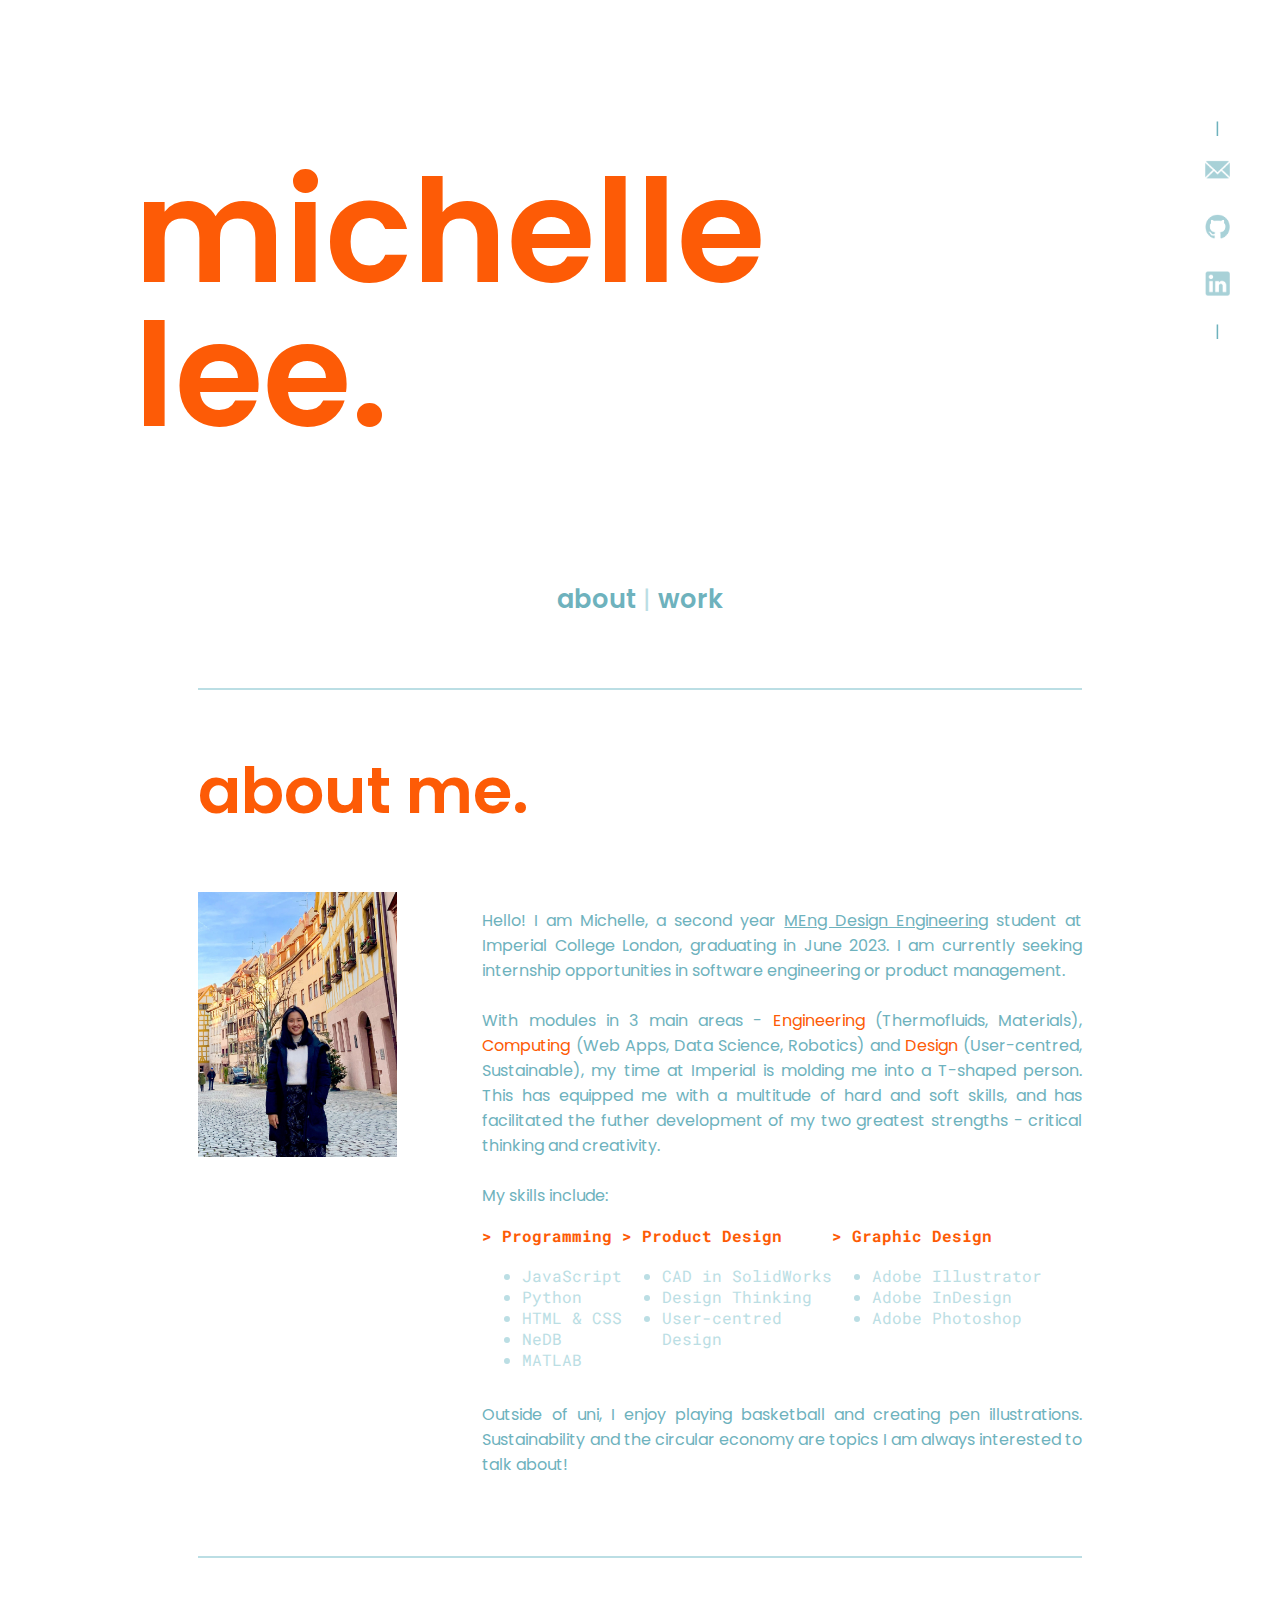
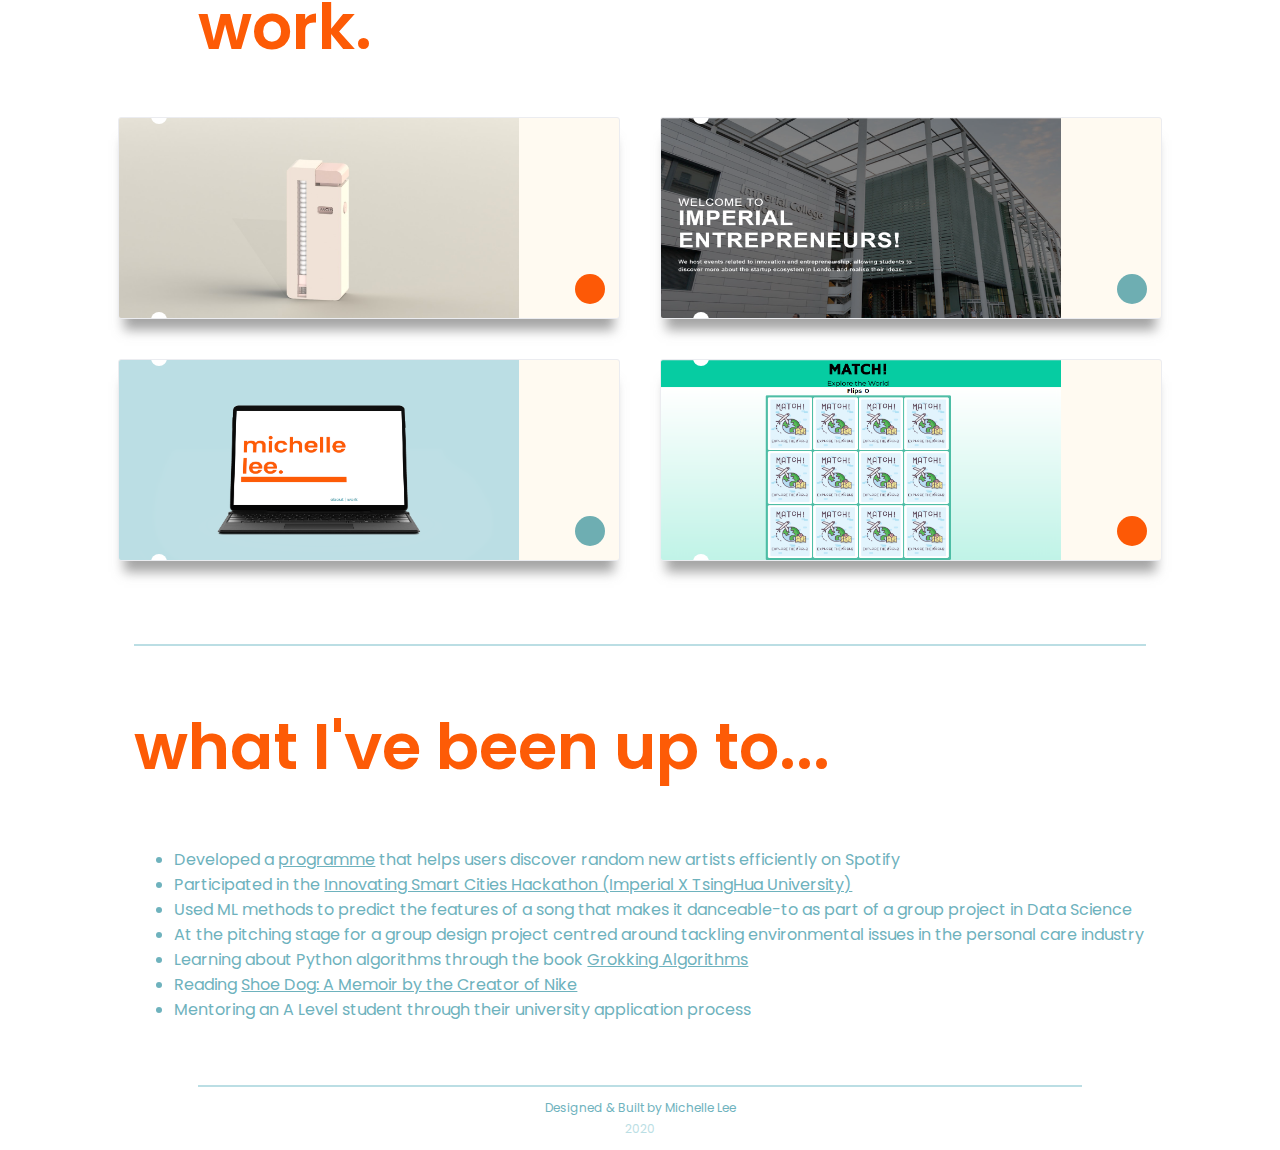
<file: index.html>
<!DOCTYPE html>
<html lang="en-gb">

<!-- Global site tag (gtag.js) - Google Analytics -->
<script async src="https://www.googletagmanager.com/gtag/js?id=G-7DP41Z2W5F"></script>
<script>
    window.dataLayer = window.dataLayer || [];
    function gtag() { dataLayer.push(arguments); }
    gtag('js', new Date());

    gtag('config', 'G-7DP41Z2W5F');
</script>

<meta charset="utf-8">
<meta content="width=device-width, initial-scale=1" name="viewport" />
<title>Michelle Lee</title>
<link rel="icon" href="assets/images/title-icon.png" type="image/icon type">
<link href="./default.css" rel="stylesheet">
<link href="https://fonts.googleapis.com/css2?family=Poppins:wght@200;300;400;600;700&display=swap" rel="stylesheet">
<link href="https://fonts.googleapis.com/css2?family=Roboto+Mono&display=swap" rel="stylesheet">

<!-- links for the PROJECT TICKETS -->
<link href="ticket.css" rel="stylesheet">
<link href="https://cdnjs.cloudflare.com/ajax/libs/font-awesome/5.9.0/css/all.min.css" rel="stylesheet">
<link href="https://fonts.googleapis.com/css2?family=Poppins:wght@200;300;400;600;700&display=swap" rel="stylesheet">
<link href="https://fonts.googleapis.com/css2?family=Roboto+Mono&display=swap" rel="stylesheet">


<header>
    <a href="#about">
        <h1 class="contrast-color underline-animation">michelle <span class="new-line contrast-color">lee.</span>
        </h1>
    </a>
    <nav class="nav">
        <span><a class="underline-animation" href="#about">about</a></span>
        <span class="light-blue-line">|</span>
        <span><a class="underline-animation" href="#work">work</a></span>
    </nav>
    <div class="contact">
        <p class="contact-line">|</p>
        <a href="mailto:michelleyikay.lee@gmail.com" target="_blank">
            <img class="contact-logo" src="assets/images/contact/email.png" alt="Email icon"></a><br>
        <a href="https://github.com/michelleleeyk" target="_blank">
            <img class="contact-logo" src="assets/images/contact/github.png" alt="Github icon"></a><br>
        <a href="https://linkedin.com/in/michelleleeyk" target="_blank">
            <img class="contact-logo" src="assets/images/contact/blue.png" alt="LinkedIn icon"></a>
        <p class="contact-line">|</p>
    </div>
</header>

<body>
    <section id="about" class="about">
        <h2 class="contrast-color">about me.</h2>
        <div class="body-items">
            <div>
                <img src="assets/images/mypic.jpg" alt="Picure of Michelle">
            </div>
            <div class="intro">
                <p> Hello!
                    I am Michelle, a second year <a
                        href="https://www.imperial.ac.uk/study/ug/courses/school-design-engineering/design-engineering/"
                        target="_blank">MEng Design Engineering</a> student at Imperial College London,
                    graduating in June 2023. I am currently seeking internship opportunities in software engineering or
                    product management.<br><br>

                    With modules in 3 main areas - <span class="contrast-color">Engineering</span> (Thermofluids,
                    Materials), <span class="contrast-color">Computing</span> (Web Apps, Data
                    Science, Robotics) and <span class="contrast-color">Design</span> (User-centred, Sustainable), my
                    time at Imperial is molding me into a T-shaped person. This has equipped me with a multitude of hard
                    and soft skills, and has facilitated the futher development of my two greatest strengths - critical
                    thinking and creativity.</br></br>

                    My skills include:</p>
                <div class="skills">
                    <div class="skill">
                        <span class="bold mono-font contrast-color">> Programming</span>
                        <ul>
                            <li class="mono-font light-color">JavaScript</li>
                            <li class="mono-font light-color">Python</li>
                            <li class="mono-font light-color">HTML & CSS</li>
                            <li class="mono-font light-color">NeDB</li>
                            <li class="mono-font light-color">MATLAB</li>
                        </ul>
                    </div>
                    <div class="skill">
                        <span class="bold mono-font contrast-color">> Product Design</span>
                        <ul>
                            <li class="mono-font light-color">CAD in SolidWorks</li>
                            <li class="mono-font light-color">Design Thinking</li>
                            <li class="mono-font light-color">User-centred </br>Design</li>
                        </ul>
                    </div>
                    <div class="skill">
                        <span class="bold mono-font contrast-color">> Graphic Design</span>
                        <ul>
                            <li class="mono-font light-color">Adobe Illustrator</li>
                            <li class="mono-font light-color">Adobe InDesign</li>
                            <li class="mono-font light-color">Adobe Photoshop</li>
                        </ul>
                    </div>
                </div>
                <p>Outside of uni, I enjoy playing basketball and creating pen illustrations. Sustainability and
                    the circular economy are topics I am always interested to talk about!</p>
                <!-- <p>Let's <a class="underline-animation" href="mailto:michelleyikay.lee@gmail.com" target="_blank">get in
                        touch</a>!</p> -->
            </div>
        </div>
    </section>

    <section id="work" class="work">
        <h2 class="contrast-color">work.</h2>

        <!-- WORK - PROJECT TICKETS -->
        <div class="container">
            <div class="card">
                <a href="kaia.html"><i class="fas fa-arrow-right"></i>
                    <p>Kaia Pill Pack
                        <br><span class="description">Reimagining the way women consume oral
                            contraceptions.</span><br><br><span class="languages">product design</span></p>
                    <div class="pic"></div>
                    <button></button>
                </a>
            </div>

            <div class="card card2">
                <a href="https://www.union.ic.ac.uk/scc/entrepreneurs/" target="_blank"><i
                        class="fas fa-arrow-right"></i>
                    <p>Imperial Entrepreneurs
                        <br><span class="description">Website for the Imperial College Entrepreneurs
                            Society.</span><br><br><span class="languages">HTML CSS</span></p>
                    <div class="pic"></div>
                    <button></button>
                </a>
            </div>

            <div class="card card3">
                <a href="index.html">
                    <i class="fas fa-arrow-right"></i>
                    <p>My Portfolio
                        <br><span class="description">A showcase of all my projects.</span><br><br><span
                            class="languages">HTML
                            CSS FlickityJS</span></p>
                    <div class="pic"></div>
                    <button></button>
                </a>
            </div>

            <div class="card card4">
                <a href="https://github.com/michelleleeyk/cardmatchinggame" target="_blank">
                    <i class="fas fa-arrow-right"></i>
                    <p>Match! Explore the World
                        <br><span class="description">A card matching game - match landmarks to their respective
                            country
                            flags.</span><br><br><span class="languages">
                            NodeJS NeDB JS</span></p>
                    <div class="pic"></div>
                    <button></button>
                </a>
            </div>
        </div>
    </section>

    <section class="fun-facts">
        <h2 class="contrast-color">what I've been up to...</h2>
        <ul>
            <li>Developed a <a href="https://github.com/michelleleeyk/spotiTry" target="_blank">programme</a> that helps
                users discover random new artists efficiently on Spotify </li>
            <li>Participated in the <a
                    href="https://www.imperialenterpriselab.com/events/innovating-smart-cities-hackathon/"
                    target="_blank">Innovating Smart Cities Hackathon (Imperial X TsingHua University)</a></li>
            <li>Used ML methods to predict the features of a song that makes it danceable-to as part of a
                group project in Data Science</li>
            <li>At the pitching stage for a group design project centred around tackling environmental issues in
                the personal care industry</li>
            <li>Learning about Python algorithms through the book <a
                    href="https://www.goodreads.com/book/show/22847284-grokking-algorithms-an-illustrated-guide-for-programmers-and-other-curio"
                    target="_blank">Grokking Algorithms</a></li>
            <li>Reading <a href="https://www.goodreads.com/book/show/27220736-shoe-dog" target="_blank">Shoe Dog: A
                    Memoir by the Creator of Nike</a> </li>
            <li>Mentoring an A Level student through their university application process</li>
        </ul>
    </section>
</body>

<footer>
    <p>Designed & Built by <a id="no-bold" class="underline-animation" href="mailto:michelleyikay.lee@gmail.com"
            target="_blank">Michelle Lee</a><br><span class="light-color">2020</span></p>
</footer>
</file>
<file: default.css>
html{
    box-sizing: border-box;
    margin: 0;
    padding: 0;
    font-size: 16px;
}

*{
    color: #6eb2bd;  
    font-family: 'Poppins', sans-serif;

}

.mono-font{font-family: 'Roboto Mono', monospace;}
.bold{font-weight: 700;}
.light-color{color: #bbdee4;}
.contrast-color{color: #fd5b06;}

/* HEADER */
header{
    margin: 5% 10%;
}

h1{
    font-size: 9rem;
    font-weight: 600;
    line-height: 1;
}

.new-line{
    display: block;
}

.nav{
    font-size: 1.6rem;
    text-align: center;
}

.light-blue-line{
    color: #bbdee4;
}

.contact{
    display: flex;
    flex-direction: column;
    align-items: center;
    position: fixed;
    top: 100px;
    right: 50px;
}

.contact-logo{
    width: 25px;
    opacity: 0.6;
}

.contact-logo:hover{
    opacity: 1;
}

/* BODY */
h2{
    font-size: 4rem;
    font-weight: 600;
}

h4{
    font-size: 2rem;
    font-weight: 600;
}

.body-items{
    display: flex;
    justify-content: space-around;
    align-items: flex-start;
}

/* .item{
    flex-basis: 300px;
} */

/* ABOUT */
.about{
    border-top: 2px solid #bbdee4;
    border-bottom: 2px solid #bbdee4;
    margin: 0% 15%;
    padding-bottom: 5%;
}

.about img{
    width: 70%;
    min-width:150px;
}

.intro p{
    text-align: justify;

}

.skills{
    display: inline-flex;
    width: 600px;
}

.skill{
    justify-content: space-between;
}

/* WORK */
.work h2{
    line-height: 0.2;
    margin: 0% 15%;
    padding: 5% 0;
}

/* WHAT I'VE BEEN UP TO */
.fun-facts{
    border-top: 2px solid #bbdee4;
    margin: 0 10% 5% 10%;
    text-align: justify
}

/* FOOTER */ 
footer{
    border-top: 2px solid #bbdee4;
    font-size: 12px;
    margin: 0% 15%;
    text-align: center;
}

#no-bold{
    font-weight: 400;
}

/* RESPONSIVE DESIGN */
/* For when screen is < half */
@media screen and (max-width:1000px){
    html{
        width: 100%;
        max-width:100%;
        margin: 0;
        padding-left: 5%;
        padding-right: 5%;
        /* overflow-x: hidden; */
    }

    .contact-line{
        visibility: hidden ;
    }

    .work h2{
        line-height: 0.2;
        margin: 0%;
        padding: 5% 0;
    }

    .contact{
        position: static;
        display: inline;
    }

    header{
        text-align: center;
        margin: 0;
    }

    h1{
        font-size: 3rem;
        line-height: 0.8;
        text-align: center;
    }

    p{
        font-size:1rem;
        display: inline-block;
    }

    .intro{
        max-width: 100%;
    }

    .skills{
        max-width: 100%;
    }


    .new-line{
        display: inline;
    }

    .nav{
        /* line-height: 0.5; */
        font-size: 1.2rem;
        text-align: center;
    }

    .contact{
        display: flex;
        flex-direction: row;
        justify-content: center;
        align-items: center;
        padding-top: 5px;
    }

    .contact-logo{
        padding: 5px;
    }

    section{
        /* margin: 30px 100px;
        padding: 30px 60px 60px 60px; */
        margin: 0;
        padding: 0;
    }

    .body-items{
        flex-wrap: wrap;
        flex-direction: column;
    }


    h2{
        font-size: 2rem;
        width: 100%;
        text-align: left;
        margin: 0;
    }

    .about{
 
        margin: 0% auto;
        padding-bottom: 5%;
    }

    .about img{
        min-width: 300px;

    }

    h4{
        font-size: 1rem;
    }

    .item{
        margin:0;
        padding:0;
    }

    footer p{
        font-size: 0.8rem;
    }
}

/* MOBILE SPECIFIC RESPONSIVE DESIGN*/
@media screen and (max-width:500px){
.skills{
    display: block;
    }
.skill{
    display: block;
    }
}

/* ANIMATIONS*/
.underline-animation{
    font-weight: 600;
    position: relative;
    text-decoration: none;
    display: inline-block;
}

.underline-animation:after {
    display: block;
    content: "";
    border-bottom: solid 0.25em #fd5b06;  
    transform: scaleX(0);  
    transition: transform 0.5s ease-in-out;
    transform-origin:100% 50%
}

.underline-animation:hover:after {
    transform: scaleX(1);
    transform-origin:0 50%;
}

/* PRODUCT DESIGN GALLERY PAGE */
/* .subpage-header{
    border-bottom: 2px solid #bbdee4;
}

.subpage-heading{
    font-size: 3rem;
    font-weight: 600;
    line-height: 0.5;
    text-align: center;
    width: 100%;
}

.subpage-nav{
    font-size: 1.3rem;
    line-height: 0.3;
    text-align: center;
}

.subpage-contact{
    display: flex;
    flex-direction: row;
    justify-content: center;
    align-items: center;
    padding-top: 5px;
    padding-bottom: 5px;
}

.subpage-contact-logo{
    opacity: 0.5;
    padding: 5px;
    width: 25px;
}

.subpage-contact-logo:hover{
    opacity: 1;
}

.prodes-project{
    margin: auto;
    padding: 5px;
    width: 70%;
}

.project-name{
    font-size: 1.2rem;
    line-height: 0.1;
}

.project-desc{
    line-height: 0.1;
}

.gallery-cell{
    max-width: 100%;
    min-width: 50%;
}
</file>
<file: ticket.css>
/* WORK: CARDS STYLE */
*{font-family: "Poppins", sans-serif;}

i {
    opacity: 0;
    font-size: 18px;
    color: #fff;
    will-change: transform;
    -webkit-transform: scale(0.1);
    transform: scale(0.1);
    -webkit-transition: all 0.2s ease;
    transition: all 0.2s ease;
}

body {
    background-color: #fff;
}

.container {
    width: 100%;
    display: flex;
    justify-content: center;
    align-items: center;
    flex-direction: row;
    flex-wrap: wrap;
    padding-bottom: 5%;
}

.container .card {
    position: relative;
    width: 500px;
    height: 200px;
    background-color: #fffaf1;
    z-index: 0.001;
    overflow: hidden;
    margin: 20px;
    border: 0.5px solid #ebecf0;
    border-radius: 3px;
    -webkit-box-shadow: 0px 17px 11px -6px rgba(143,143,143,0.8);
    -moz-box-shadow: 0px 17px 11px -6px rgba(143,143,143,0.8);
    box-shadow: 0px 17px 11px -6px rgba(143,143,143,0.8);
}

.container .card:before {
    content: "";
    z-index: 99;
    position: absolute;
    top: -10px;
    left: 32px;
    display: block;
    width: 16px;
    height: 16px;
    border-radius: 16px;
    background-color: white;
}

.container .card:after {
    content: "";
    z-index: 99;
    position: absolute;
    bottom: -10px;
    left: 32px;
    display: block;
    width: 16px;
    height: 16px;
    border-radius: 16px;
    background-color: white;
}
    
.fa-arrow-right {
    z-index: 100;
    position: absolute;
    right: 15px;
    bottom: 15px;
    font-size: 40px;
    cursor: pointer;
}

.card p {
    z-index: 99;
    position: absolute;
    top: 4%;
    right: 5%;
    color: #333;
    opacity: 1;
    font-size: 16px;
    letter-spacing: 1px;
    writing-mode: vertical-rl;
    -webkit-transition: all 0.2s ease;
    transition: all 0.2s ease;
    display: none;
}

.description{
    font-size: 12px;
    color: white;
}

.languages{
    color: white;
    font-size: 12px;
    font-family: Roboto Mono, monospace;
}

.pic {
    z-index: 100;
    width: 400px;
    height: 200px;
    background-image: url("./assets/images/work/Hera/kaia_render.jpg");
    background-size: 100% 100%;
    /* filter: grayscale(100%); */
}

.card:hover i {
      opacity: 1;
      z-index: 999;
      -webkit-transform: scale(1);
      transform: scale(1);
}

button {
    position: absolute;
    right: 14px;
    bottom: 14px;
    width: 30px;
    height: 30px;
    background-color: #fd5b06;
    border: none;
    border-radius: 30px;
    cursor: pointer;
    outline:none;
    transition: all 0.3s ease;
    mix-blend-mode: multiply;
}

button i {
    font-size: 3rem;
}

.card:hover button {
    transform: scale(16.5);
}

.card:hover p {
    color: #fff;
    writing-mode: horizontal-tb;
    text-align: left;
    display: block;
    width: 180px;
}

.card:hover .pic {
      filter: grayscale(0); 
}
   
.card2 .pic {
    background-image: url("./assets/images/work/webdev/entre.png");
}

.card2 button {
    background-color: #6eb2bd;
}

.card3 .pic {
    background-image: url("./assets/images/work/webdev/portfolio-mockup.png");
}

.card3 button {
    background-color: #fd5b06;
}

.card4 .pic {
    background-image: url("./assets/images/work/webdev/match.png");
}

.card3 button {
    background-color: #6eb2bd;
}

/*
NOT IN USE: CARD TITLE
.card h2 {
    z-index: 99;

    position: absolute;
    bottom: 0;
    right: 130px;
    font-size: 60px;
    font-weight: 700;
    color: #fff;
} 

h2{
  pointer-events:none;
}
*/

/* 
NOT IN USE: POP UP SOCIALS
.social {
    position: absolute;
    left: 60px;
    top: 0;
    display: -webkit-box;
    display: -ms-flexbox;
    display: flex;
    -ms-flex-pack: distribute;
    justify-content: space-around;
    -webkit-box-align: center;
    -ms-flex-align: center;
    align-items: center;
    width: 180px;
    height: 64px;
    border-radius: 80px;
} 

.social p:nth-of-type(1) {
    -webkit-transition-delay: 0.4s;
    transition-delay: 0.4s;
}

.social p:nth-of-type(2) {
    -webkit-transition-delay: 0.3s;
    transition-delay: 0.3s;
}

.social p:nth-of-type(3) {
    -webkit-transition-delay: 0.2s;
    transition-delay: 0.2s;
}

.social p:nth-of-type(4) {
    -webkit-transition-delay: 0.1s;
    transition-delay: 0.1s;
}  */
</file>
